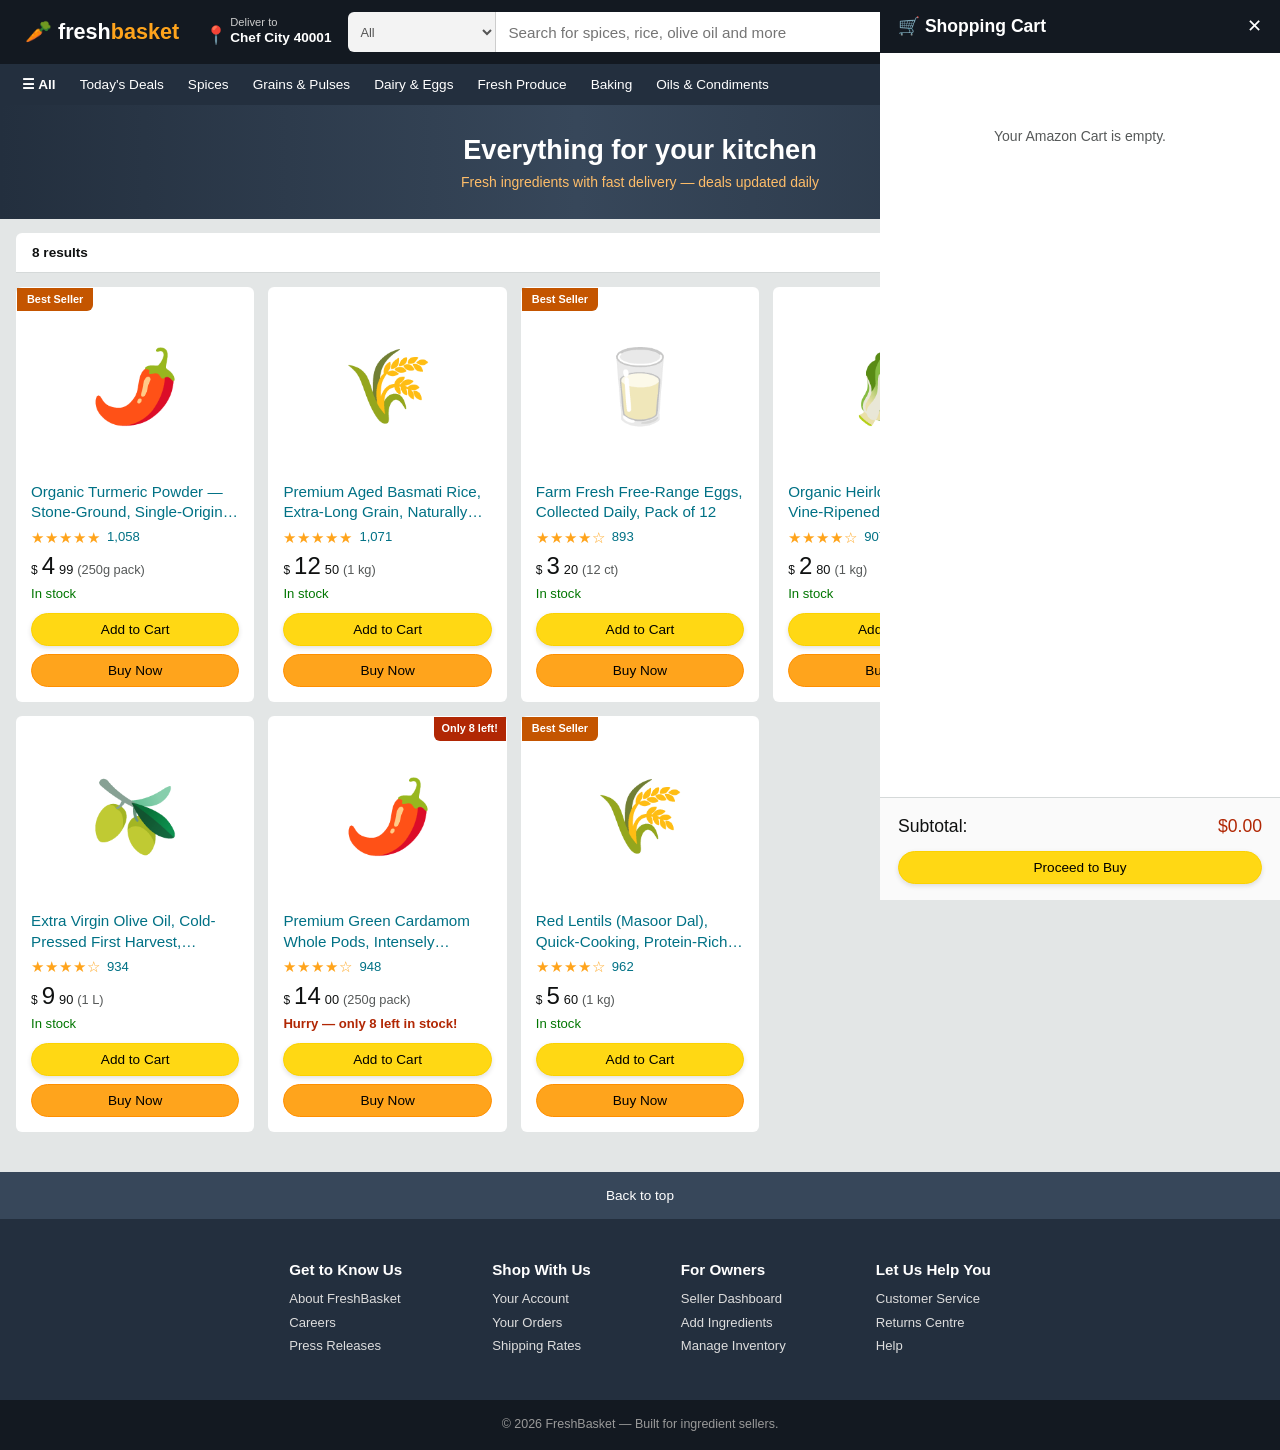
<file: index.html>
<!DOCTYPE html>
<html lang="en">
<head>
<meta charset="UTF-8" />
<meta name="viewport" content="width=device-width, initial-scale=1.0" />
<title>FreshBasket — Ingredients Store</title>
<link rel="stylesheet" href="style.css" />
<base target="_blank">
</head>
<body>

<!-- ======== AMAZON-STYLE HEADER ======== -->
<header class="amazon-header">
  <div class="header-top">
    <a class="amazon-logo" href="index.html">🥕 fresh<span class="logo-orange">basket</span></a>

    <a class="deliver-to" href="#">
      <span class="pin">📍</span>
      <span><small>Deliver to</small><strong>Chef City 40001</strong></span>
    </a>

    <form class="search-wrap" id="search-form">
      <select id="category-filter">
        <option value="all">All</option>
      </select>
      <input type="search" id="search-input" placeholder="Search for spices, rice, olive oil and more" />
      <button type="submit" class="search-btn">🔍</button>
    </form>

    <div class="header-links">
      <a class="header-link" href="admin.html"><small>Hello, Owner</small><strong>Dashboard</strong></a>
      <a class="header-link" href="#"><small>Returns</small><strong>&amp; Orders</strong></a>
      <a class="cart-link" id="cart-btn">
        <span class="cart-icon">🛒</span>
        <span class="cart-count" id="cart-count">0</span>
        <strong>Cart</strong>
      </a>
    </div>
  </div>

  <nav class="subnav">
    <a class="all-btn" href="#">☰ All</a>
    <a href="#" id="subnav-deals">Today's Deals</a>
    <a href="#">Spices</a>
    <a href="#">Grains &amp; Pulses</a>
    <a href="#">Dairy &amp; Eggs</a>
    <a href="#">Fresh Produce</a>
    <a href="#">Baking</a>
    <a href="#">Oils &amp; Condiments</a>
    <span class="spacer"></span>
    <a href="admin.html" class="deals">➕ Sell / Add Ingredients</a>
  </nav>
</header>

<!-- ======== HERO ======== -->
<section class="hero-strip">
  <div class="container">
    <h1>Everything for your kitchen</h1>
    <p>Fresh ingredients with fast delivery — deals updated daily</p>
  </div>
</section>

<main class="container">
  <div class="results-bar" id="results-bar"><strong>Results</strong></div>
  <div id="product-grid" class="product-grid"></div>
  <p id="empty-msg" class="empty-msg" hidden>
    No ingredients found. Try another search — or the owner can add products from the Dashboard.
  </p>
</main>

<!-- ======== CART DRAWER ======== -->
<div id="cart-overlay" class="cart-overlay" hidden></div>
<aside id="cart-drawer" class="cart-drawer" hidden>
  <div class="cart-head">
    <h2>🛒 Shopping Cart</h2>
    <button id="close-cart" class="icon-btn">✕</button>
  </div>
  <div id="cart-items" class="cart-items"></div>
  <div class="cart-foot">
    <div class="cart-total-row">
      <span>Subtotal:</span>
      <span class="amt" id="cart-total">$0.00</span>
    </div>
    <button id="checkout-btn" class="btn-addcart">Proceed to Buy</button>
  </div>
</aside>

<!-- ======== AMAZON-STYLE FOOTER ======== -->
<footer>
  <div class="back-to-top" id="back-to-top">Back to top</div>
  <div class="footer-main">
    <div class="footer-col">
      <h4>Get to Know Us</h4>
      <a href="#">About FreshBasket</a>
      <a href="#">Careers</a>
      <a href="#">Press Releases</a>
    </div>
    <div class="footer-col">
      <h4>Shop With Us</h4>
      <a href="#">Your Account</a>
      <a href="#">Your Orders</a>
      <a href="#">Shipping Rates</a>
    </div>
    <div class="footer-col">
      <h4>For Owners</h4>
      <a href="admin.html">Seller Dashboard</a>
      <a href="#">Add Ingredients</a>
      <a href="#">Manage Inventory</a>
    </div>
    <div class="footer-col">
      <h4>Let Us Help You</h4>
      <a href="#">Customer Service</a>
      <a href="#">Returns Centre</a>
      <a href="#">Help</a>
    </div>
  </div>
  <div class="footer-bottom">© 2026 FreshBasket — Built for ingredient sellers.</div>
</footer>

<script src="app.js"></script>
</body>
</html>
</file>
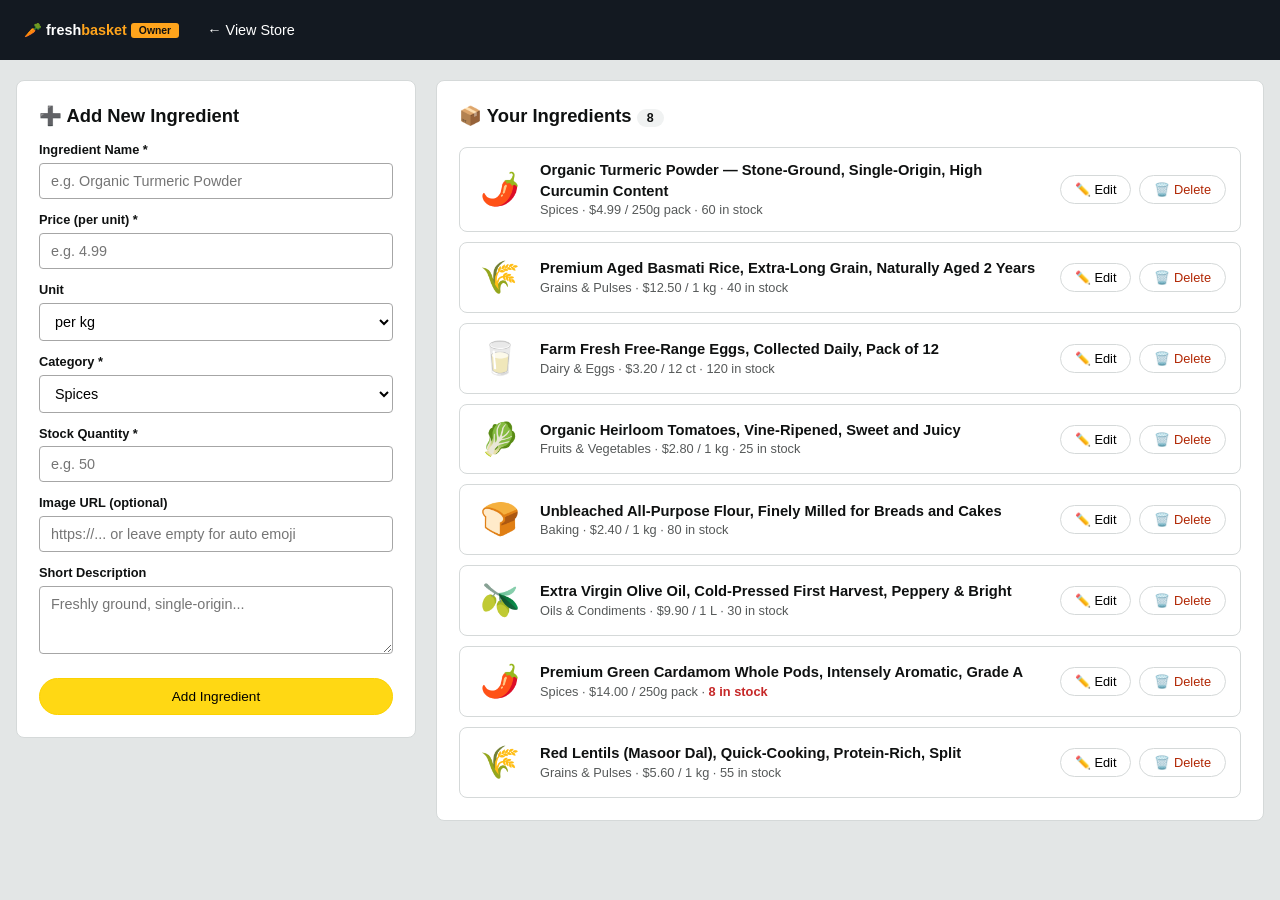
<file: app.html>
<!DOCTYPE html>
<html lang="en">
<head>
<meta charset="UTF-8" />
<meta name="viewport" content="width=device-width, initial-scale=1.0" />
<title>Owner Dashboard — FreshBasket</title>
<link rel="stylesheet" href="style.css" />
<base target="_blank">
</head>
<body>
<header class="admin-header">
  <div class="container inner">
    <a class="amazon-logo" style="border:none" href="index.html">🥕 fresh<span style="color:var(--amazon-orange)">basket</span> <em class="badge-owner">Owner</em></a>
    <a href="index.html">← View Store</a>
  </div>
</header>

<main class="container admin-layout">

  <!-- Add / Edit form -->
  <section class="panel">
    <h2 id="form-title">➕ Add New Ingredient</h2>
    <form id="product-form" autocomplete="off">
      <input type="hidden" id="p-id" />

      <label>Ingredient Name *</label>
      <input type="text" id="p-name" placeholder="e.g. Organic Turmeric Powder" required />

      <label>Price (per unit) *</label>
      <input type="number" id="p-price" placeholder="e.g. 4.99" min="0" step="0.01" required />

      <label>Unit</label>
      <select id="p-unit">
        <option value="kg">per kg</option>
        <option value="500g">per 500 g</option>
        <option value="250g">per 250 g</option>
        <option value="L">per litre</option>
        <option value="pc">per piece</option>
        <option value="pack">per pack</option>
      </select>

      <label>Category *</label>
      <select id="p-category" required>
        <option value="Spices">Spices</option>
        <option value="Grains & Pulses">Grains & Pulses</option>
        <option value="Dairy & Eggs">Dairy & Eggs</option>
        <option value="Fruits & Vegetables">Fruits & Vegetables</option>
        <option value="Baking">Baking</option>
        <option value="Oils & Condiments">Oils & Condiments</option>
      </select>

      <label>Stock Quantity *</label>
      <input type="number" id="p-stock" placeholder="e.g. 50" min="0" step="1" required />

      <label>Image URL (optional)</label>
      <input type="url" id="p-image" placeholder="https://... or leave empty for auto emoji" />

      <label>Short Description</label>
      <textarea id="p-desc" rows="3" placeholder="Freshly ground, single-origin..."></textarea>

      <div class="form-actions">
        <button type="submit" class="btn btn-add" id="save-btn">Add Ingredient</button>
        <button type="button" class="btn btn-ghost" id="cancel-edit" hidden>Cancel Edit</button>
      </div>
    </form>
  </section>

  <!-- Product list -->
  <section class="panel">
    <div class="list-head">
      <h2>📦 Your Ingredients <span id="prod-count" class="count-pill"></span></h2>
    </div>
    <div id="admin-list" class="admin-list"></div>
    <p id="admin-empty" class="empty-msg" hidden>No ingredients yet — add your first one!</p>
  </section>
</main>

<div id="toast" class="toast" hidden></div>

<script src="admin.js"></script>
</body>
</html>
</file>
<file: style.css>
/* =====================================================
   FreshBasket — Amazon-style UI
   ===================================================== */
:root {
  --amazon-dark: #131921;
  --amazon-nav: #232f3e;
  --amazon-footer: #232f3e;
  --amazon-link: #007185;
  --amazon-yellow: #ffd814;
  --amazon-yellow-hover: #f7ca00;
  --amazon-orange: #ffa41c;
  --amazon-orange-hover: #fa8900;
  --amazon-search: #febd69;
  --amazon-bg: #e3e6e6;
  --amazon-border: #d5d9d9;
  --ink: #0f1111;
  --muted: #565959;
  --star: #ffa41c;
}

* { margin: 0; padding: 0; box-sizing: border-box; }
body {
  font-family: "Amazon Ember", "Segoe UI", Arial, sans-serif;
  background: var(--amazon-bg);
  color: var(--ink);
  font-size: 14px;
  line-height: 1.4;
}
a { color: var(--amazon-link); text-decoration: none; }
a:hover { color: #c7511f; text-decoration: underline; cursor: pointer; }
.container { max-width: 1300px; margin: 0 auto; padding: 0 16px; }

/* ================= HEADER (Amazon style) ================= */
.amazon-header { background: var(--amazon-dark); color: #fff; }
.header-top {
  display: flex; align-items: center; gap: 8px;
  padding: 6px 16px; flex-wrap: nowrap;
}

/* Logo */
.amazon-logo {
  color: #fff; font-size: 1.35rem; font-weight: 700;
  padding: 8px 8px; border: 1px solid transparent; border-radius: 3px;
  white-space: nowrap;
}
.amazon-logo:hover { border-color: #fff; text-decoration: none; }
.amazon-logo .logo-orange { color: var(--amazon-orange); }

/* Deliver to */
.deliver-to {
  display: flex; align-items: flex-end; gap: 3px;
  padding: 6px 8px; border: 1px solid transparent; border-radius: 3px;
  color: #fff; cursor: pointer;
}
.deliver-to:hover { border-color: #fff; text-decoration: none; }
.deliver-to .pin { font-size: 1.1rem; }
.deliver-to small { display: block; font-size: .7rem; color: #ccc; line-height: 1; }
.deliver-to strong { font-size: .85rem; line-height: 1.1; }

/* Search bar */
.search-wrap { flex: 1; display: flex; border-radius: 6px; overflow: hidden; height: 40px; min-width: 200px; }
.search-wrap:focus-within { outline: 3px solid var(--amazon-orange); }
#category-filter {
  background: #f3f3f3; border: none; border-right: 1px solid #cdcdcd;
  padding: 0 8px; font-size: .8rem; color: #555; cursor: pointer;
}
#search-input {
  flex: 1; border: none; padding: 0 12px; font-size: .95rem; outline: none;
}
.search-btn {
  background: var(--amazon-search); border: none; width: 46px;
  font-size: 1.15rem; cursor: pointer;
}
.search-btn:hover { background: #f3a847; }

/* Header right links */
.header-links { display: flex; align-items: center; gap: 4px; }
.header-link {
  color: #fff; padding: 6px 8px; border: 1px solid transparent;
  border-radius: 3px; line-height: 1.2; white-space: nowrap;
}
.header-link:hover { border-color: #fff; text-decoration: none; }
.header-link small { display: block; font-size: .7rem; color: #ccc; }
.header-link strong { font-size: .85rem; }

/* Cart */
.cart-link {
  display: flex; align-items: flex-end; gap: 2px; color: #fff;
  padding: 6px 8px; border: 1px solid transparent; border-radius: 3px;
  position: relative; cursor: pointer;
}
.cart-link:hover { border-color: #fff; }
.cart-link .cart-icon { font-size: 1.7rem; }
.cart-count {
  position: absolute; top: 0; left: 24px; color: var(--amazon-orange);
  font-weight: 800; font-size: 1rem;
}
.cart-link strong { font-size: .85rem; padding-bottom: 4px; }

/* Sub nav strip */
.subnav {
  background: var(--amazon-nav); color: #fff; display: flex; gap: 4px;
  padding: 4px 12px; align-items: center; overflow-x: auto;
}
.subnav a, .subnav .all-btn {
  color: #fff; padding: 6px 9px; font-size: .85rem; white-space: nowrap;
  border: 1px solid transparent; border-radius: 3px; cursor: pointer;
}
.subnav a:hover, .subnav .all-btn:hover { border-color: #fff; text-decoration: none; }
.subnav .all-btn { font-weight: 700; }
.subnav .spacer { flex: 1; }
.subnav .deals { color: #fff; font-weight: 700; }

/* ================= HERO STRIP ================= */
.hero-strip {
  background: linear-gradient(90deg, #232f3e 0%, #37475a 45%, #232f3e 100%);
  color: #fff; text-align: center; padding: 26px 16px;
}
.hero-strip h1 { font-size: 1.7rem; font-weight: 700; }
.hero-strip p { color: #febd69; margin-top: 4px; }

/* ================= PRODUCT GRID ================= */
.results-bar {
  background: #fff; padding: 10px 16px; margin-top: 14px;
  border-bottom: 1px solid var(--amazon-border);
  border-radius: 6px 6px 0 0; color: var(--muted); font-size: .85rem;
}
.results-bar strong { color: var(--ink); }

.product-grid {
  display: grid; grid-template-columns: repeat(auto-fill, minmax(230px, 1fr));
  gap: 14px; padding: 14px 0 40px;
}
.product-card {
  background: #fff; border-radius: 6px; padding: 14px;
  display: flex; flex-direction: column; position: relative;
  border: 1px solid transparent; transition: box-shadow .15s;
}
.product-card:hover { box-shadow: 0 0 0 1px var(--amazon-border), 0 4px 12px rgba(0,0,0,.08); }

.badge-bestseller {
  position: absolute; top: 0; left: 0; background: #c45500; color: #fff;
  font-size: .68rem; font-weight: 700; padding: 4px 10px;
  border-radius: 0 0 6px 0; z-index: 2;
}
.badge-lowstock {
  position: absolute; top: 0; right: 0; background: #b12704; color: #fff;
  font-size: .68rem; font-weight: 700; padding: 4px 8px;
  border-radius: 0 0 0 6px; z-index: 2;
}

.product-img {
  height: 170px; display: flex; align-items: center; justify-content: center;
  margin-bottom: 10px;
}
.product-img img { max-width: 100%; max-height: 100%; object-fit: contain; }
.product-emoji { font-size: 4.5rem; }

.product-title {
  color: var(--amazon-link); font-size: .95rem; line-height: 1.35;
  min-height: 38px; display: -webkit-box;
   -webkit-line-clamp: 2; 
   line-clamp: 2;
  -webkit-box-orient: vertical;
   overflow: hidden;
}

.product-title:hover { color: #c7511f; cursor: pointer; }

.rating-row { display: flex; align-items: center; gap: 6px; margin: 4px 0; }
.stars { color: var(--star); font-size: .95rem; letter-spacing: 1px; }
.rating-count { color: var(--amazon-link); font-size: .82rem; }

.price-row { display: flex; align-items: baseline; gap: 4px; margin: 2px 0 6px; }
.price-currency { font-size: .75rem; vertical-align: top; }
.price-whole { font-size: 1.5rem; font-weight: 500; line-height: 1; }
.price-fraction { font-size: .8rem; vertical-align: top; }
.price-unit { color: var(--muted); font-size: .8rem; }

.stock-line { font-size: .82rem; color: #007600; margin-bottom: 10px; }
.stock-line.low { color: #b12704; font-weight: 700; }
.stock-line.out { color: #565959; }

/* Amazon pill buttons */
.btn-addcart {
  background: var(--amazon-yellow); border: 1px solid #fcd200;
  border-radius: 100px; padding: 8px 0; font-size: .85rem;
  cursor: pointer; width: 100%; margin-top: auto;
  box-shadow: 0 2px 5px rgba(0,0,0,.12);
}
.btn-addcart:hover { background: var(--amazon-yellow-hover); }
.btn-buynow {
  background: var(--amazon-orange); border: 1px solid #ff8f00;
  border-radius: 100px; padding: 8px 0; font-size: .85rem;
  cursor: pointer; width: 100%; margin-top: 8px;
}
.btn-buynow:hover { background: var(--amazon-orange-hover); }
.btn-addcart:disabled, .btn-buynow:disabled { opacity: .45; cursor: not-allowed; }

.empty-msg { text-align: center; color: var(--muted); padding: 60px 0; }

/* ================= CART DRAWER ================= */
.cart-overlay {
  position: fixed; inset: 0; background: rgba(0,0,0,.5); z-index: 90;
}
.cart-drawer {
  position: fixed; top: 0; right: 0; height: 100%; width: 400px; max-width: 94vw;
  background: #fff; z-index: 100; display: flex; flex-direction: column;
}
.cart-head {
  background: var(--amazon-dark); color: #fff;
  display: flex; justify-content: space-between; align-items: center;
  padding: 14px 18px;
}
.cart-head h2 { font-size: 1.1rem; }
.icon-btn { background: none; border: none; color: #fff; font-size: 1.1rem; cursor: pointer; }

.cart-items { flex: 1; overflow-y: auto; padding: 14px 18px; }
.cart-item {
  display: flex; gap: 12px; padding: 12px 0;
  border-bottom: 1px solid #e7e7e7;
}
.cart-item-thumb { font-size: 2rem; width: 52px; text-align: center; }
.cart-item-info { flex: 1; }
.cart-item-name { font-weight: 600; font-size: .9rem; color: var(--amazon-link); }
.cart-item-price { color: #b12704; font-size: .9rem; font-weight: 700; margin-top: 2px; }
.instock-note { color: #007600; font-size: .78rem; }
.qty-controls { display: flex; align-items: center; gap: 8px; }
.qty-controls select {
  padding: 5px; border: 1px solid var(--amazon-border); border-radius: 8px;
  background: #f0f2f2; cursor: pointer;
}
.remove-link { color: var(--amazon-link); font-size: .8rem; background: none; border: none; cursor: pointer; }
.remove-link:hover { color: #c7511f; text-decoration: underline; }

.cart-foot { padding: 16px 18px; border-top: 1px solid var(--amazon-border); background: #fafafa; }
.cart-total-row { display: flex; justify-content: space-between; margin-bottom: 12px; font-size: 1.1rem; }
.cart-total-row .amt { color: #b12704; }

/* ================= FOOTER (Amazon style) ================= */
.back-to-top {
  background: #37475a; color: #fff; text-align: center;
  padding: 14px; cursor: pointer; font-size: .85rem;
}
.back-to-top:hover { background: #485769; }
.footer-main {
  background: var(--amazon-footer); color: #fff;
  display: flex; justify-content: center; gap: 90px;
  padding: 40px 20px; flex-wrap: wrap;
}
.footer-col h4 { font-size: .95rem; margin-bottom: 10px; }
.footer-col a { display: block; color: #ddd; font-size: .82rem; margin: 5px 0; }
.footer-col a:hover { color: #fff; }
.footer-bottom {
  background: var(--amazon-dark); color: #999; text-align: center;
  padding: 16px; font-size: .78rem;
}

/* ================= ADMIN (matches Amazon theme) ================= */
.admin-header {
  background: var(--amazon-dark); color: #fff; padding: 12px 0;
}
.admin-header .inner { display: flex; align-items: center; gap: 20px; }
.admin-header a { color: #fff; font-size: .9rem; }
.admin-header a:hover { text-decoration: underline; }
.badge-owner {
  font-style: normal; font-size: .65rem; background: var(--amazon-orange);
  color: #111; padding: 2px 8px; border-radius: 3px; vertical-align: middle;
  font-weight: 700;
}

.admin-layout {
  display: grid; grid-template-columns: 400px 1fr; gap: 20px;
  margin-top: 20px; padding-bottom: 48px; align-items: start;
}
@media (max-width: 900px) { .admin-layout { grid-template-columns: 1fr; } }

.panel {
  background: #fff; border-radius: 8px; border: 1px solid var(--amazon-border);
  padding: 22px;
}
.panel h2 { margin-bottom: 6px; font-size: 1.15rem; }
.panel .panel-sub { color: var(--muted); font-size: .82rem; margin-bottom: 10px; }

#product-form label {
  display: block; font-size: .8rem; font-weight: 700; margin: 12px 0 4px;
}
#product-form input, #product-form select, #product-form textarea {
  width: 100%; padding: 9px 11px; border: 1px solid #a6a6a6;
  border-radius: 4px; font-size: .9rem; font-family: inherit;
  background: #fff;
}
#product-form input:focus, #product-form select:focus, #product-form textarea:focus {
  outline: none; border-color: #e77600; box-shadow: 0 0 0 3px rgba(228,121,17,.3);
}

.btn {
  border: 1px solid #d5d9d9; border-radius: 100px; padding: 8px 20px;
  font-size: .85rem; cursor: pointer; background: #fff;
}
.btn-add { background: var(--amazon-yellow); border-color: #fcd200; width: 100%; padding: 10px; }
.btn-add:hover { background: var(--amazon-yellow-hover); }
.btn-ghost:hover { background: #f7fafa; }
.btn-danger { background: #fff; border-color: #d5d9d9; color: #b12704; }
.btn-danger:hover { background: #fdf3f1; }
.form-actions { display: flex; gap: 10px; margin-top: 18px; }
.form-actions .btn-add { width: auto; flex: 1; padding: 10px 20px; }

.list-head { display: flex; justify-content: space-between; align-items: center; }
.count-pill { background: #f0f2f2; font-size: .78rem; padding: 2px 10px; border-radius: 100px; }
.admin-list { display: flex; flex-direction: column; gap: 10px; margin-top: 12px; }
.admin-item {
  display: flex; align-items: center; gap: 14px;
  border: 1px solid var(--amazon-border); border-radius: 8px; padding: 12px 14px;
  background: #fff;
}
.admin-item:hover { box-shadow: 0 2px 8px rgba(0,0,0,.06); }
.admin-item .thumb { font-size: 2rem; width: 52px; text-align: center; }
.admin-item img.thumb { width: 52px; height: 52px; object-fit: contain; }
.admin-item-info { flex: 1; }
.admin-item-name { font-weight: 700; font-size: .92rem; }
.admin-item-meta { font-size: .8rem; color: var(--muted); }
.admin-item-meta .low { color: #b12704; font-weight: 700; }
.admin-item-actions { display: flex; gap: 8px; }
.admin-item-actions .btn { padding: 6px 14px; font-size: .8rem; }

/* Toast */
.toast {
  position: fixed; bottom: 24px; left: 50%; transform: translateX(-50%);
  background: var(--ink); color: #fff; padding: 12px 24px;
  border-radius: 100px; font-size: .88rem; z-index: 200;
  box-shadow: 0 4px 16px rgba(0,0,0,.3);
}
</file>
